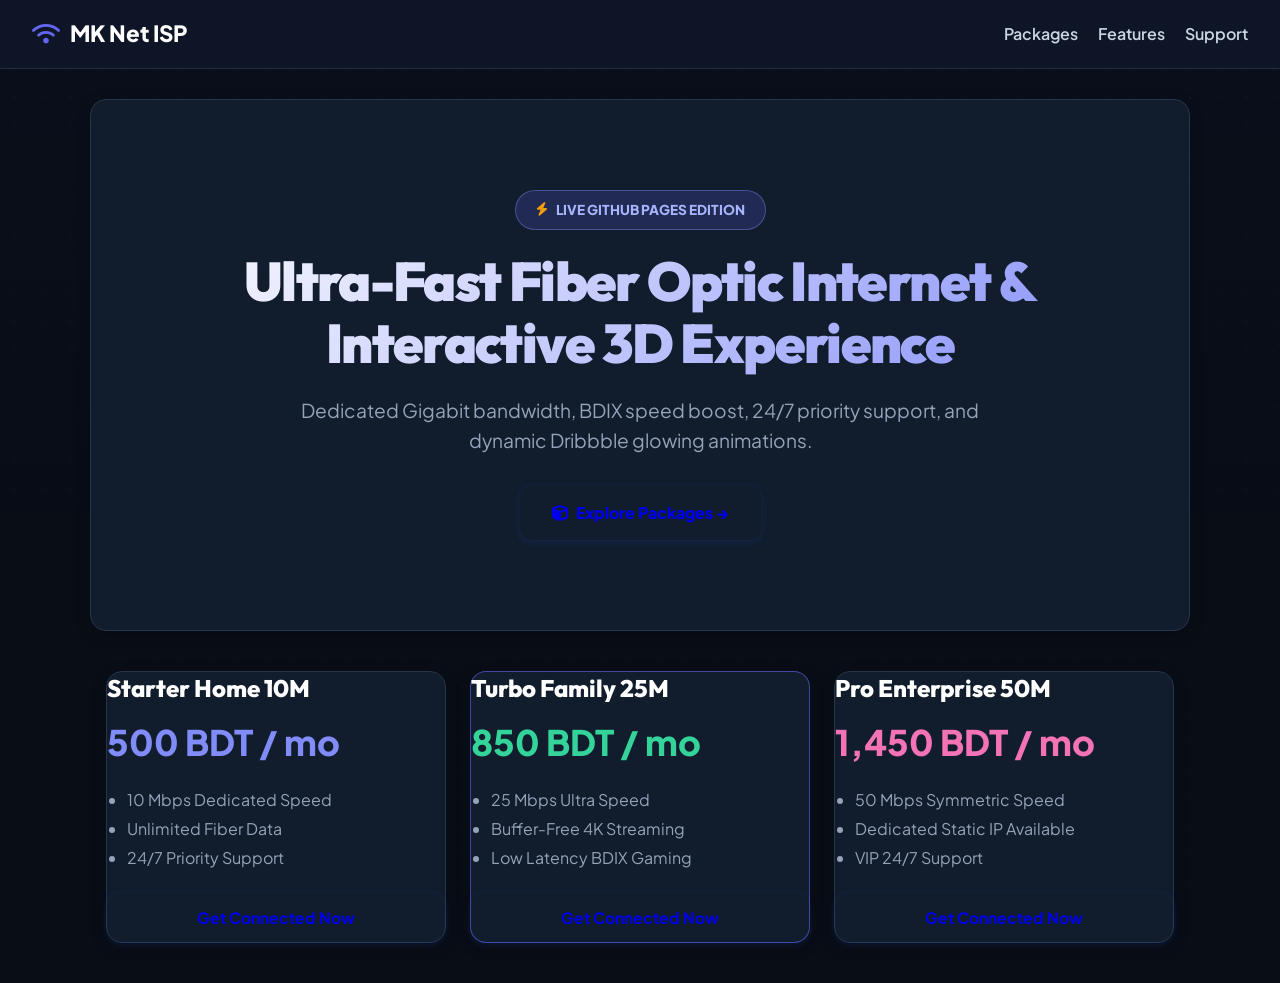
<file: docs/index.html>
<!doctype html>
<html lang="en">
<head>
<meta charset="utf-8">
<meta name="viewport" content="width=device-width,initial-scale=1">
<title>MK Net ISP — Next-Gen 100% Fiber Optic Broadband (GitHub Edition)</title>
<link rel="preconnect" href="https://fonts.googleapis.com">
<link rel="preconnect" href="https://fonts.gstatic.com" crossorigin>
<link href="https://fonts.googleapis.com/css2?family=Outfit:wght@300;400;500;600;700;800;900&family=Plus+Jakarta+Sans:wght@400;500;600;700;800&display=swap" rel="stylesheet">
<link rel="stylesheet" href="https://cdnjs.cloudflare.com/ajax/libs/font-awesome/6.4.0/css/all.min.css">
<link rel="stylesheet" href="../assets/style.css">
<style>
:root {
  --primary-glow: #6366f1;
  --secondary-glow: #8b5cf6;
  --bg-dark: #090d16;
}
body {
  font-family: 'Plus Jakarta Sans', sans-serif;
  background-color: #090d16;
  color: #f8fafc;
  margin: 0;
  padding: 0;
}
.navbar {
  background: rgba(15, 23, 42, 0.85);
  backdrop-filter: blur(16px);
  border-bottom: 1px solid rgba(255, 255, 255, 0.1);
  padding: 16px 32px;
  display: flex;
  justify-content: space-between;
  align-items: center;
  position: sticky;
  top: 0;
  z-index: 100;
}
.hero-box {
  background: linear-gradient(135deg, #090d16 0%, #1e1b4b 50%, #0f172a 100%);
  padding: 90px 24px;
  text-align: center;
  border-radius: 24px;
  margin: 30px auto;
  max-width: 1100px;
  border: 1px solid rgba(99,102,241,0.3);
  box-shadow: 0 25px 60px rgba(0,0,0,0.7);
  position: relative;
  overflow: hidden;
}
.pkg-grid {
  display: grid;
  grid-template-columns: repeat(auto-fit, minmax(300px, 1fr));
  gap: 24px;
  max-width: 1100px;
  margin: 40px auto;
  padding: 0 16px;
}
</style>
</head>
<body>

<div class="ambient-orb-container">
  <div class="ambient-orb orb-1"></div>
  <div class="ambient-orb orb-2"></div>
  <div class="ambient-orb orb-3"></div>
</div>

<header class="navbar">
  <div style="font-size: 1.4rem; font-weight: 900; color: #fff; display: flex; align-items: center; gap: 10px;">
    <i class="fa-solid fa-wifi" style="color: #6366f1;"></i> MK Net ISP
  </div>
  <nav style="display: flex; gap: 20px;">
    <a href="#packages" style="color: #cbd5e1; text-decoration: none; font-weight: 600;">Packages</a>
    <a href="#features" style="color: #cbd5e1; text-decoration: none; font-weight: 600;">Features</a>
    <a href="#support" style="color: #cbd5e1; text-decoration: none; font-weight: 600;">Support</a>
  </nav>
</header>

<div class="hero-box bento-box">
  <span style="display: inline-flex; align-items:center; gap:8px; background: rgba(99,102,241,0.2); border: 1px solid rgba(129,140,248,0.4); color: #a5b4fc; font-weight: 800; font-size: 0.85rem; padding: 8px 20px; border-radius: 30px; text-transform: uppercase; margin-bottom: 20px;">
    <i class="fa-solid fa-bolt" style="color:#f59e0b;"></i> Live GitHub Pages Edition
  </span>
  <h1 style="font-size: 3.2rem; font-weight: 900; margin-bottom: 20px; background: linear-gradient(135deg, #ffffff, #818cf8); -webkit-background-clip: text; -webkit-text-fill-color: transparent;">
    Ultra-Fast Fiber Optic Internet & Interactive 3D Experience
  </h1>
  <p style="font-size: 1.2rem; color: #94a3b8; max-width: 700px; margin: 0 auto 30px;">
    Dedicated Gigabit bandwidth, BDIX speed boost, 24/7 priority support, and dynamic Dribbble glowing animations.
  </p>
  <div style="display: flex; gap: 16px; justify-content: center; flex-wrap: wrap;">
    <a class="btn" href="#packages" style="padding: 14px 32px; border-radius: 12px; font-weight: 800; font-size: 1rem; text-decoration: none;">
      <i class="fa-solid fa-cube"></i> Explore Packages →
    </a>
  </div>
</div>

<div class="pkg-grid" id="packages">
  <div class="bento-box">
    <h3 style="font-size: 1.5rem; margin: 0 0 10px; color: #fff;">Starter Home 10M</h3>
    <div style="font-size: 2.2rem; font-weight: 900; color: #818cf8; margin-bottom: 16px;">500 BDT / mo</div>
    <ul style="color: #94a3b8; line-height: 1.8; margin-bottom: 20px; padding-left: 20px;">
      <li>10 Mbps Dedicated Speed</li>
      <li>Unlimited Fiber Data</li>
      <li>24/7 Priority Support</li>
    </ul>
    <a class="btn" href="#" style="width: 100%; box-sizing: border-box;">Get Connected Now</a>
  </div>

  <div class="bento-box" style="border-color: rgba(99,102,241,0.6) !important;">
    <h3 style="font-size: 1.5rem; margin: 0 0 10px; color: #fff;">Turbo Family 25M</h3>
    <div style="font-size: 2.2rem; font-weight: 900; color: #34d399; margin-bottom: 16px;">850 BDT / mo</div>
    <ul style="color: #94a3b8; line-height: 1.8; margin-bottom: 20px; padding-left: 20px;">
      <li>25 Mbps Ultra Speed</li>
      <li>Buffer-Free 4K Streaming</li>
      <li>Low Latency BDIX Gaming</li>
    </ul>
    <a class="btn btn-success" href="#" style="width: 100%; box-sizing: border-box;">Get Connected Now</a>
  </div>

  <div class="bento-box">
    <h3 style="font-size: 1.5rem; margin: 0 0 10px; color: #fff;">Pro Enterprise 50M</h3>
    <div style="font-size: 2.2rem; font-weight: 900; color: #f472b6; margin-bottom: 16px;">1,450 BDT / mo</div>
    <ul style="color: #94a3b8; line-height: 1.8; margin-bottom: 20px; padding-left: 20px;">
      <li>50 Mbps Symmetric Speed</li>
      <li>Dedicated Static IP Available</li>
      <li>VIP 24/7 Support</li>
    </ul>
    <a class="btn" href="#" style="width: 100%; box-sizing: border-box;">Get Connected Now</a>
  </div>
</div>

<script src="../assets/js/dribbble-3d-motion.js"></script>
</body>
</html>
</file>
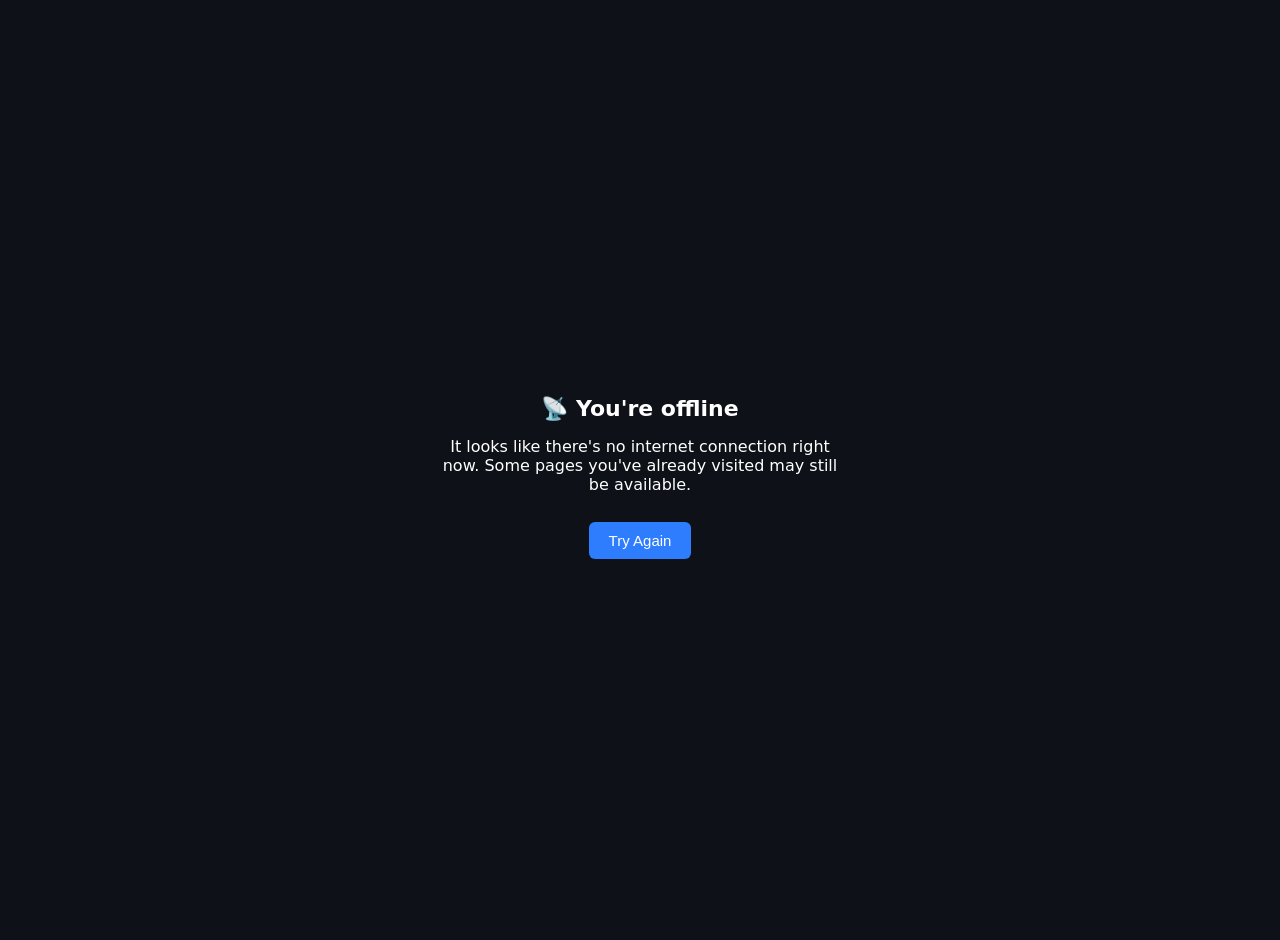
<file: offline.html>
<!doctype html>
<html lang="en">
<head>
  <meta charset="utf-8">
  <meta name="viewport" content="width=device-width,initial-scale=1">
  <title>You're Offline — MK Net</title>
  <style>
    body { font-family: system-ui, -apple-system, sans-serif; background:#0e1117; color:#fff; display:flex; align-items:center; justify-content:center; height:100vh; margin:0; text-align:center; padding:20px; }
    .box { max-width:400px; }
    h1 { font-size:22px; }
    button { background:#2e7dff; color:#fff; border:none; padding:10px 20px; border-radius:6px; font-size:15px; cursor:pointer; margin-top:12px; }
  </style>
</head>
<body>
  <div class="box">
    <h1>📡 You're offline</h1>
    <p>It looks like there's no internet connection right now. Some pages you've already visited may still be available.</p>
    <button onclick="location.reload()">Try Again</button>
  </div>
</body>
</html>
</file>
<file: assets/style.css>
/* ==========================================================================
   MK NET 2.0 SUPREME ENTERPRISE DESIGN SYSTEM & MOTION ENGINE
   Inspired by RLY Network, AltLayer, ChronicleHQ, ChainGPT & Awwwards Standard
   Living Radar Points • Flowing Shimmer Bars • Organic Floats • 320px-4K Matrix
   Micro-Transition & Animation Engine (RLY, AltLayer, ChronicleHQ, ChainGPT)
   ========================================================================== */

/* --- 1. Master Design Tokens & High-Contrast Typography --- */
:root {
  --bg-deep: #060913;
  --bg-card: rgba(15, 23, 42, 0.72);
  --bg-card-hover: rgba(30, 41, 59, 0.82);
  --border-subtle: rgba(255, 255, 255, 0.08);
  --border-glow: rgba(99, 102, 241, 0.5);
  
  --primary-indigo: #6366f1;
  --primary-purple: #8b5cf6;
  --cyber-cyan: #06b6d4;
  --neon-emerald: #10b981;
  --amber-warning: #f59e0b;
  --danger-crimson: #ef4444;
  
  --text-main: #f8fafc;
  --text-muted: #94a3b8;
  --text-dim: #64748b;
  
  --radius-sm: 8px;
  --radius-md: 14px;
  --radius-lg: 20px;
  --radius-xl: 28px;
  --radius-pill: 9999px;
  
  --shadow-subtle: 0 4px 20px -2px rgba(0, 0, 0, 0.4);
  --shadow-elevated: 0 16px 40px -8px rgba(0, 0, 0, 0.65), 0 0 25px rgba(99, 102, 241, 0.2);
  --shadow-glow: 0 0 30px rgba(99, 102, 241, 0.35);
}

*, *::before, *::after {
  box-sizing: border-box;
}

html {
  font-size: 16px;
  scroll-behavior: smooth;
  -webkit-font-smoothing: antialiased;
  -moz-osx-font-smoothing: grayscale;
}

body {
  margin: 0;
  background-color: var(--bg-deep);
  color: var(--text-main);
  font-family: 'Plus Jakarta Sans', -apple-system, BlinkMacSystemFont, 'Segoe UI', Roboto, sans-serif;
  overflow-x: hidden !important;
  max-width: 100% !important;
  position: relative;
  line-height: 1.6;
}

/* Dedicated Fixed Background Layer (Zero Mobile Scroll Repaint Lag) */
body::before {
  content: "";
  position: fixed;
  inset: 0;
  width: 100%;
  height: 100vh;
  background-image: 
    radial-gradient(rgba(255, 255, 255, 0.07) 1px, transparent 1px),
    linear-gradient(180deg, rgba(99, 102, 241, 0.04) 0%, transparent 60%);
  background-size: 28px 28px, 100% 100%;
  pointer-events: none;
  z-index: -1;
  will-change: transform;
}

/* --- 2. Master Responsive Enclosures --- */
.container, .wrap, .main-content, .dashboard-container {
  width: 100% !important;
  max-width: 1280px !important;
  margin: 0 auto !important;
  padding: 24px 20px !important;
  box-sizing: border-box !important;
}

/* Fluid Headings (Zero Mobile Wrapping Blowouts) */
h1, .h1 {
  font-family: 'Outfit', 'Plus Jakarta Sans', sans-serif;
  font-size: clamp(1.85rem, 5.5vw, 3.4rem) !important;
  font-weight: 900 !important;
  line-height: 1.15 !important;
  letter-spacing: -0.03em !important;
  margin-top: 0;
}

h2, .h2 {
  font-family: 'Outfit', 'Plus Jakarta Sans', sans-serif;
  font-size: clamp(1.4rem, 4vw, 2.2rem) !important;
  font-weight: 800 !important;
  line-height: 1.25 !important;
  letter-spacing: -0.02em !important;
  margin-top: 0;
}

h3, .h3 {
  font-family: 'Outfit', 'Plus Jakarta Sans', sans-serif;
  font-size: clamp(1.15rem, 3vw, 1.5rem) !important;
  font-weight: 800 !important;
  line-height: 1.35 !important;
  margin-top: 0;
}

p {
  color: var(--text-muted);
  font-size: 1rem;
  margin-top: 0;
}

/* --- 3. Living Radar Pulse Indicators (Points & Nodes) --- */
@keyframes radarPulseGreen {
  0% { transform: scale(1); box-shadow: 0 0 0 0 rgba(16, 185, 129, 0.7); }
  70% { transform: scale(1.18); box-shadow: 0 0 0 8px rgba(16, 185, 129, 0); }
  100% { transform: scale(1); box-shadow: 0 0 0 0 rgba(16, 185, 129, 0); }
}

@keyframes radarPulseCyan {
  0% { transform: scale(1); box-shadow: 0 0 0 0 rgba(6, 182, 212, 0.7); }
  70% { transform: scale(1.18); box-shadow: 0 0 0 8px rgba(6, 182, 212, 0); }
  100% { transform: scale(1); box-shadow: 0 0 0 0 rgba(6, 182, 212, 0); }
}

@keyframes radarPulseYellow {
  0% { transform: scale(1); box-shadow: 0 0 0 0 rgba(245, 158, 11, 0.7); }
  70% { transform: scale(1.18); box-shadow: 0 0 0 8px rgba(245, 158, 11, 0); }
  100% { transform: scale(1); box-shadow: 0 0 0 0 rgba(245, 158, 11, 0); }
}

@keyframes radarPulseRed {
  0% { transform: scale(1); box-shadow: 0 0 0 0 rgba(239, 68, 68, 0.7); }
  70% { transform: scale(1.18); box-shadow: 0 0 0 8px rgba(239, 68, 68, 0); }
  100% { transform: scale(1); box-shadow: 0 0 0 0 rgba(239, 68, 68, 0); }
}

@keyframes radarPulseIndigo {
  0% { transform: scale(1); box-shadow: 0 0 0 0 rgba(99, 102, 241, 0.7); }
  70% { transform: scale(1.18); box-shadow: 0 0 0 8px rgba(99, 102, 241, 0); }
  100% { transform: scale(1); box-shadow: 0 0 0 0 rgba(99, 102, 241, 0); }
}

.status-dot, .live-dot, .pulse-point, .indicator-dot, .online-dot, .status-indicator, .beacon-node {
  display: inline-block;
  width: 8px;
  height: 8px;
  border-radius: 50%;
  background: var(--neon-emerald);
  animation: radarPulseGreen 2.2s cubic-bezier(0.4, 0, 0.6, 1) infinite;
  vertical-align: middle;
  flex-shrink: 0;
}

.status-pill {
  display: inline-flex;
  align-items: center;
  gap: 7px;
  padding: 5px 14px;
  border-radius: var(--radius-pill);
  font-size: 0.75rem;
  font-weight: 700;
  text-transform: uppercase;
  letter-spacing: 0.5px;
  transition: all 0.25s cubic-bezier(0.16, 1, 0.3, 1);
  backdrop-filter: blur(8px);
}

.status-pill.operational, .status-pill.active, .status-pill.success {
  background: rgba(16, 185, 129, 0.12);
  color: #34d399;
  border: 1px solid rgba(16, 185, 129, 0.3);
}

.status-pill.warning, .status-pill.pending {
  background: rgba(245, 158, 11, 0.12);
  color: #fbbf24;
  border: 1px solid rgba(245, 158, 11, 0.3);
}
.status-pill.warning .status-dot {
  background: var(--amber-warning);
  animation: radarPulseYellow 2.2s cubic-bezier(0.4, 0, 0.6, 1) infinite;
}

.status-pill.danger, .status-pill.suspended, .status-pill.offline {
  background: rgba(239, 68, 68, 0.12);
  color: #f87171;
  border: 1px solid rgba(239, 68, 68, 0.3);
}
.status-pill.danger .status-dot {
  background: var(--danger-crimson);
  animation: radarPulseRed 2.2s cubic-bezier(0.4, 0, 0.6, 1) infinite;
}

.status-pill:hover {
  transform: translateY(-1px);
  filter: brightness(1.15);
}

/* --- 4. Flowing Gradient Shimmer Bars (Progress & Bandwidth) --- */
@keyframes shimmerFlow {
  0% { background-position: -200% 0; }
  100% { background-position: 200% 0; }
}

@keyframes barGlowPulse {
  0%, 100% { opacity: 0.95; filter: brightness(1); }
  50% { opacity: 1; filter: brightness(1.22); }
}

.progress-bar, .meter-bar, .stat-bar-fill, .bandwidth-meter, .bar-fill, .progress > div, .quota-meter-fill, .quota-bar {
  background: linear-gradient(90deg, #6366f1 0%, #a855f7 35%, #06b6d4 70%, #6366f1 100%) !important;
  background-size: 200% 100% !important;
  animation: shimmerFlow 3.5s linear infinite, barGlowPulse 2.5s ease-in-out infinite !important;
  transition: width 0.6s cubic-bezier(0.16, 1, 0.3, 1) !important;
  box-shadow: 0 0 14px rgba(99, 102, 241, 0.45) !important;
  border-radius: 9999px;
  height: 100%;
}

/* --- 5. Organic Floating Animations (Icons, Badges, Features) --- */
@keyframes floatOrganic {
  0%, 100% { transform: translateY(0px) rotate(0deg); }
  50% { transform: translateY(-4px) rotate(1deg); }
}

@keyframes floatOrganicAlt {
  0%, 100% { transform: translateY(0px) rotate(0deg); }
  50% { transform: translateY(-3px) rotate(-1deg); }
}

.float-badge, .floating-icon, .hero-icon-float, .icon-pill, .badge-float, 
.stat-card i.fa-solid:first-child, .bento-box i.fa-solid:first-child, 
.admin-card i.fa-solid:first-child, .feature-card i.fa-solid:first-child,
.card i.fa-solid:first-child, .icon-floating {
  animation: floatOrganic 3.8s ease-in-out infinite;
  display: inline-block;
  will-change: transform;
}

.badge-secondary, .chip-floating, .plan-badge-float {
  animation: floatOrganicAlt 4.4s ease-in-out infinite 0.75s;
  display: inline-block;
  will-change: transform;
}

/* --- 6. Glassmorphic Card Micro-Transitions (Awwwards Standard) --- */
.card, .glass-card, .pkg-card, .stat-card, .admin-card, .bento-box, 
.feature-card, .plan-card, .dashboard-grid > div {
  background: var(--bg-card) !important;
  backdrop-filter: blur(16px) !important;
  -webkit-backdrop-filter: blur(16px) !important;
  border: 1px solid var(--border-subtle) !important;
  border-radius: var(--radius-lg) !important;
  box-shadow: var(--shadow-subtle) !important;
  transition: transform 0.28s cubic-bezier(0.16, 1, 0.3, 1),
              border-color 0.28s cubic-bezier(0.16, 1, 0.3, 1),
              box-shadow 0.28s cubic-bezier(0.16, 1, 0.3, 1),
              background-color 0.28s cubic-bezier(0.16, 1, 0.3, 1) !important;
  will-change: transform, box-shadow;
}

.card:hover, .glass-card:hover, .pkg-card:hover, .stat-card:hover, 
.admin-card:hover, .bento-box:hover, .feature-card:hover, .plan-card:hover, 
.dashboard-grid > div:hover {
  transform: translateY(-3px) !important;
  border-color: var(--border-glow) !important;
  box-shadow: var(--shadow-elevated) !important;
}

/* Grid Containers Remain Rock Steady */
.grid, .grid-2, .grid-3, .grid-4, .dashboard-grid, .packages-grid, .hero {
  transform: none !important;
}

/* --- 7. Buttons & Interactive Tactile Controls --- */
button, a, input[type="submit"], input[type="button"], select, 
.btn, .chip, .badge, .status-pill, .nav-link, .menu-item, [role="button"], [onclick] {
  cursor: pointer !important;
}

.btn, button.btn, input[type="submit"], a.btn, .action-btn {
  display: inline-flex;
  align-items: center;
  justify-content: center;
  gap: 8px;
  min-height: 44px;
  padding: 12px 24px;
  border-radius: var(--radius-md);
  font-weight: 700;
  font-size: 0.98rem;
  text-decoration: none;
  border: none;
  transition: filter 0.18s cubic-bezier(0.16, 1, 0.3, 1),
              box-shadow 0.18s cubic-bezier(0.16, 1, 0.3, 1),
              background 0.18s cubic-bezier(0.16, 1, 0.3, 1),
              border-color 0.18s cubic-bezier(0.16, 1, 0.3, 1),
              transform 0.1s ease !important;
}

.btn:hover, button.btn:hover, input[type="submit"]:hover, a.btn:hover, .action-btn:hover {
  filter: brightness(1.12) !important;
  box-shadow: 0 8px 24px rgba(99, 102, 241, 0.45) !important;
}

.btn:active, button.btn:active, input[type="submit"]:active, a.btn:active, .action-btn:active, [role="button"]:active {
  transform: scale(0.97) !important;
}

/* Form Input Interactive Focus Glow */
input[type="text"], input[type="email"], input[type="password"], input[type="number"], 
input[type="search"], textarea, select, .input {
  width: 100%;
  padding: 12px 16px;
  border-radius: var(--radius-md);
  border: 1px solid var(--border-subtle);
  background: rgba(11, 15, 25, 0.85);
  color: var(--text-main);
  font-family: inherit;
  font-size: 0.95rem;
  transition: border-color 0.2s ease, box-shadow 0.2s ease, background 0.2s ease !important;
}

input:focus, textarea:focus, select:focus, .input:focus {
  outline: none !important;
  border-color: var(--primary-indigo) !important;
  box-shadow: 0 0 0 3px rgba(99, 102, 241, 0.3) !important;
}

/* --- 8. Table Dynamic Data Grid (Dark-Mode Modern Fintech) --- */
table, .table {
  width: 100% !important;
  border-collapse: collapse !important;
  font-variant-numeric: tabular-nums;
}

th, .table th {
  background: #0b0f19 !important;
  color: var(--text-muted) !important;
  font-size: 0.72rem !important;
  text-transform: uppercase !important;
  letter-spacing: 0.08em !important;
  font-weight: 800 !important;
  padding: 14px 16px !important;
  border-bottom: 2px solid rgba(255, 255, 255, 0.08) !important;
  text-align: left;
}

td, .table td {
  padding: 14px 16px !important;
  border-bottom: 1px solid rgba(255, 255, 255, 0.06) !important;
  color: #cbd5e1;
  font-size: 0.92rem;
}

table tbody tr, .table tbody tr {
  transition: background-color 0.2s cubic-bezier(0.16, 1, 0.3, 1),
              box-shadow 0.2s cubic-bezier(0.16, 1, 0.3, 1) !important;
}

table tbody tr:hover td, .table tbody tr:hover td {
  background-color: rgba(99, 102, 241, 0.08) !important;
}

table tbody tr:hover, .table tbody tr:hover {
  box-shadow: inset 3px 0 0 var(--primary-indigo) !important;
}

/* Universal Table Horizontal Scroll Auto-Containment */
.table-responsive, .table-container, .table-wrap {
  width: 100% !important;
  max-width: 100% !important;
  overflow-x: auto !important;
  -webkit-overflow-scrolling: touch !important;
  margin-bottom: 16px;
  border-radius: var(--radius-md);
  border: 1px solid var(--border-subtle);
  background: rgba(11, 15, 25, 0.5);
}

/* --- 9. Complete Universal Responsive Matrix (320px to 4K) --- */
/* Global Fluid Scaling & Anti-Overflow Protection */
html, body {
  width: 100% !important;
  max-width: 100% !important;
  overflow-x: hidden !important;
  -webkit-text-size-adjust: 100%;
}

*, *::before, *::after {
  box-sizing: border-box !important;
}

/* Fluid Media - Never Exceed Container */
img, video, iframe, canvas, svg, embed, object {
  max-width: 100% !important;
  height: auto;
  box-sizing: border-box;
}

/* Zero Text Overlap & Safe Wrapping */
h1, h2, h3, h4, h5, h6, p, a, span, label, td, th, li {
  overflow-wrap: break-word !important;
  word-wrap: break-word !important;
}

/* Tablet & iPad Landscape (<= 1024px) */
@media (max-width: 1024px) {
  .grid { grid-template-columns: repeat(2, 1fr) !important; }
  .dashboard-grid { grid-template-columns: 1fr !important; }
}

/* Tablets & Mobile Devices (<= 768px) */
@media (max-width: 768px) {
  .container, .wrap, .main-content, .dashboard-container, .paybill-page {
    padding-left: 16px !important;
    padding-right: 16px !important;
    width: 100% !important;
    max-width: 100% !important;
  }

  /* Automatically collapse all multi-column grids to fluid 1fr cards */
  .grid, .grid-2, .grid-3, .grid-4, .dashboard-grid, .packages-grid, .cards-grid,
  .stats-grid, .footer-grid, [style*="grid-template-columns"] {
    grid-template-columns: 1fr !important;
    gap: 16px !important;
  }

  /* Form columns collapse cleanly */
  form [style*="grid-template-columns"] {
    grid-template-columns: 1fr !important;
    gap: 12px !important;
  }

  /* Prevent iOS Safari Forced Auto-Zoom (Font size >= 16px) */
  input[type="text"], input[type="email"], input[type="password"], 
  input[type="number"], input[type="search"], input[type="tel"], 
  textarea, select, .input {
    font-size: 16px !important;
    min-height: 48px !important;
  }

  /* Touch-Friendly Target Sizes (>= 48px) */
  button, .btn, a.btn, input[type="submit"], input[type="button"], select,
  .site-header nav a, .mobile-nav-toggle, #siteThemeToggleBtn, #mknetAssistantToggle {
    min-height: 48px !important;
  }

  /* Mobile Responsive Tables (Zero Horizontal Body Scroll) */
  table, .table {
    display: block !important;
    width: 100% !important;
    max-width: 100% !important;
    overflow-x: auto !important;
    -webkit-overflow-scrolling: touch !important;
    white-space: nowrap !important;
  }

  /* Lighten GPU Blur Overhead on Mobile */
  .card, .glass-card, .pkg-card, .stat-card {
    backdrop-filter: blur(8px) !important;
    -webkit-backdrop-filter: blur(8px) !important;
  }

  .modal-content {
    width: 95% !important;
    max-height: 88vh !important;
    overflow-y: auto !important;
    padding: 16px !important;
  }
}

/* Compact Mobile Screens (<= 480px) */
@media (max-width: 480px) {
  .container, .wrap, .main-content, .dashboard-container {
    padding-left: 12px !important;
    padding-right: 12px !important;
  }

  /* Hero Section Fluid Adaptation */
  .hero-3d-wrapper {
    padding: clamp(36px, 8vw, 60px) clamp(12px, 4vw, 20px) !important;
    margin-bottom: 24px !important;
  }

  /* Full-Width Touch Buttons for Primary Actions */
  .hero-3d-wrapper .btn, form .btn:not(.btn-inline):not(.btn-sm), 
  .btn-block, .pkg-card .btn, .card > .btn {
    width: 100% !important;
  }

  .stat-card, .admin-card, .bento-box, .card {
    padding: 16px 14px !important;
  }

  .status-pill {
    padding: 4px 10px !important;
    font-size: 0.72rem !important;
  }

  /* Responsive Voice Assistant Panel on Mobile */
  #mknetAssistant {
    bottom: 14px !important;
    right: 14px !important;
  }
  #mknetAssistantToggle {
    width: 54px !important;
    height: 54px !important;
    font-size: 20px !important;
  }
  #mknetAssistantPanel {
    position: fixed !important;
    bottom: 78px !important;
    left: 10px !important;
    right: 10px !important;
    width: auto !important;
    max-width: calc(100vw - 20px) !important;
    max-height: 72vh !important;
  }
}

/* Ultra-Compact Screens (<= 360px - iPhone SE 1st Gen & Narrow Androids) */
@media (max-width: 360px) {
  h1, .h1 { font-size: 1.65rem !important; }
  h2, .h2 { font-size: 1.3rem !important; }
  h3, .h3 { font-size: 1.1rem !important; }
  .btn, a.btn { padding: 10px 14px !important; font-size: 0.9rem !important; }
}

/* --- 10. Reduced Motion Support/* --- 10. Reduced Motion Support for Accessibility --- */
@media (prefers-reduced-motion: reduce) {
  *, *::before, *::after {
    animation-duration: 0.01ms !important;
    animation-iteration-count: 1 !important;
    transition-duration: 0.01ms !important;
  }
}

/* MKNET RESPONSIVE FOUNDATION — 2026-11 */
/* Mobile-first responsive layer shared by public pages and customer portal. */
:root {
  --mknet-content-width: 1320px;
  --mknet-gutter: clamp(14px, 3vw, 28px);
  --mknet-control-height: 46px;
}

html {
  width: 100%;
  max-width: 100%;
  overflow-x: clip !important;
  scroll-behavior: smooth;
}
body {
  width: 100%;
  max-width: 100%;
  overflow-x: clip !important;
}
*, *::before, *::after { box-sizing: border-box; }

img, picture, video, svg {
  max-width: 100%;
  height: auto;
}
iframe, canvas { max-width: 100%; }
main, section, article, aside, .container, .card, .bento-box,
.grid > *, .packages-grid > *, .stats-grid > *, .cards-grid > * {
  min-width: 0;
}
.container {
  width: 100%;
  max-width: var(--mknet-content-width);
  padding-inline: var(--mknet-gutter);
}
main.container { margin-inline: auto; }
h1, h2, h3, h4, p, li, td, th, label, .card, .bento-box {
  overflow-wrap: anywhere;
}
h1 { font-size: clamp(1.8rem, 4vw, 3.1rem); line-height: 1.12; }
h2 { font-size: clamp(1.45rem, 3vw, 2.2rem); line-height: 1.2; }
h3 { font-size: clamp(1.1rem, 2.2vw, 1.5rem); line-height: 1.3; }

/* Flexible grids: preserve columns while there is room, stack when needed. */
.grid, .packages-grid, .cards-grid, .stats-grid, .dashboard-grid,
.feature-grid, .bento-grid, .footer-grid {
  min-width: 0;
  grid-template-columns: repeat(auto-fit, minmax(min(100%, 15rem), 1fr));
}
.grid > *, .packages-grid > *, .cards-grid > *, .stats-grid > *,
.dashboard-grid > *, .feature-grid > *, .bento-grid > * {
  min-width: 0;
  max-width: 100%;
}
.hero {
  min-width: 0;
  grid-template-columns: repeat(2, minmax(0, 1fr));
}
.actions, .form-actions, .button-group, .toolbar, .filter-row {
  display: flex;
  flex-wrap: wrap;
  align-items: center;
  gap: 10px;
  min-width: 0;
}
.tabs, .nav-tabs, .tab-list {
  display: flex;
  flex-wrap: nowrap;
  gap: 8px;
  max-width: 100%;
  min-width: 0;
  overflow-x: auto;
  overscroll-behavior-inline: contain;
  -webkit-overflow-scrolling: touch;
  scrollbar-width: thin;
}
.tabs > *, .nav-tabs > *, .tab-list > * { flex: 0 0 auto; }

button, .btn, a.btn, .action-btn, input[type="submit"],
input[type="button"], input[type="reset"], select {
  max-width: 100%;
  min-height: var(--mknet-control-height);
  touch-action: manipulation;
}
button, .btn, a.btn, .action-btn {
  white-space: normal;
  overflow-wrap: anywhere;
}
input, select, textarea {
  min-width: 0;
  max-width: 100%;
  font-size: 16px;
}
textarea { min-height: 110px; resize: vertical; }
:focus-visible {
  outline: 3px solid rgba(99, 102, 241, .75);
  outline-offset: 2px;
}

/* Tables scroll inside their own region rather than widening the whole page. */
.table-responsive, .table-scroll, [data-table-scroll] {
  display: block;
  width: 100%;
  max-width: 100%;
  min-width: 0;
  overflow-x: auto;
  overscroll-behavior-inline: contain;
  -webkit-overflow-scrolling: touch;
  scrollbar-width: thin;
}
.table-responsive > table, .table-scroll > table, [data-table-scroll] > table {
  display: table;
  overflow: visible;
  width: max-content;
  min-width: 100%;
  max-width: none;
  border-collapse: collapse;
}
pre, .code-block {
  max-width: 100%;
  overflow: auto;
  overscroll-behavior-inline: contain;
}
iframe { width: 100%; }

/* Calm, consistent interactions: no layout-jumping hover effects. */
.card, .pkg-card, .stat-card, .admin-card, .bento-box,
.grid > div, .btn, button, a.btn, .action-btn, nav a, input, select, textarea {
  transition: border-color .18s ease, background-color .18s ease,
              box-shadow .18s ease, color .18s ease;
}
.card:hover, .pkg-card:hover, .stat-card:hover, .admin-card:hover,
.bento-box:hover, .grid > div:hover {
  transform: none !important;
  box-shadow: 0 10px 28px rgba(0,0,0,.18);
}
.btn:hover, button:hover, a.btn:hover, .action-btn:hover,
input[type="submit"]:hover, input[type="button"]:hover {
  transform: none !important;
  filter: brightness(1.06);
}
.btn i, button i, a.btn i, .action-btn i,
.btn:hover i, button:hover i, a.btn:hover i, .action-btn:hover i {
  transform: none !important;
}
.btn::before, button::before, a.btn::before, .action-btn::before,
input[type="submit"]::before {
  pointer-events: none;
}

/* Breakpoints */
@media (max-width: 1100px) {
  .container { padding-inline: clamp(14px, 2.5vw, 24px); }
  .hero { gap: clamp(14px, 2.5vw, 24px); }
}
@media (max-width: 768px) {
  .hero { grid-template-columns: minmax(0, 1fr); text-align: center; }
  .grid, .packages-grid, .cards-grid, .stats-grid, .dashboard-grid,
  .feature-grid, .bento-grid, .footer-grid {
    grid-template-columns: minmax(0, 1fr);
  }
  .container { padding-inline: 14px; }
  .btn { width: auto; max-width: 100%; margin-bottom: 0; }
  .site-footer { padding: 36px 16px 22px !important; }
  .modal-content, .modal-dialog {
    width: min(94vw, 640px) !important;
    max-width: 94vw !important;
    max-height: 88dvh;
    overflow: auto;
  }
}
@media (max-width: 480px) {
  :root { --mknet-gutter: 12px; }
  .container { padding-inline: 12px; }
  h1 { font-size: clamp(1.65rem, 8vw, 2.1rem); }
  .card, .bento-box { padding: 16px !important; border-radius: 14px !important; }
  .actions, .form-actions, .button-group { align-items: stretch; }
  .actions > .btn, .form-actions > .btn, .button-group > .btn { flex: 1 1 100%; }
  .table-responsive { margin-inline: 0; }
}
@media (max-width: 360px) {
  body { font-size: 14px; }
  .container { padding-inline: 10px; }
  .btn, button { padding-inline: 12px; }
}
@media (prefers-reduced-motion: reduce) {
  html { scroll-behavior: auto; }
  *, *::before, *::after {
    animation-duration: .01ms !important;
    animation-iteration-count: 1 !important;
    transition-duration: .01ms !important;
    scroll-behavior: auto !important;
  }
}


/* MKNET VISUAL REFINEMENT — restrained, readable, brand-led UI */
:root {
  --bg-deep: #0b1220;
  --bg-card: #111c2c;
  --bg-card-hover: #162338;
  --border-subtle: #26364b;
  --border-glow: rgba(59, 130, 246, .34);
  --primary-indigo: #3b82f6;
  --primary-purple: #64748b;
  --cyber-cyan: #0ea5e9;
  --text-main: #e8eef6;
  --text-muted: #a8b5c7;
  --text-dim: #78889d;
  --shadow-subtle: 0 4px 16px rgba(0, 0, 0, .18);
  --shadow-elevated: 0 12px 28px rgba(0, 0, 0, .24);
  --shadow-glow: none;
}
body::before {
  background-image:
    radial-gradient(rgba(148, 163, 184, .035) 1px, transparent 1px),
    linear-gradient(180deg, rgba(59, 130, 246, .025), transparent 62%);
  will-change: auto;
}
.card, .glass-card, .pkg-card, .stat-card, .admin-card, .bento-box,
.feature-card, .plan-card, .dashboard-grid > div {
  background: #111c2c !important;
  backdrop-filter: none !important;
  -webkit-backdrop-filter: none !important;
  border: 1px solid #26364b !important;
  border-radius: 16px !important;
  box-shadow: 0 4px 16px rgba(0, 0, 0, .18) !important;
  transition: border-color .18s ease, background-color .18s ease,
              box-shadow .18s ease !important;
  will-change: auto !important;
}
.card:hover, .glass-card:hover, .pkg-card:hover, .stat-card:hover,
.admin-card:hover, .bento-box:hover, .feature-card:hover, .plan-card:hover,
.dashboard-grid > div:hover {
  transform: none !important;
  background: #162338 !important;
  border-color: rgba(96, 165, 250, .42) !important;
  box-shadow: 0 8px 22px rgba(0, 0, 0, .22) !important;
}
.btn, button.btn, input[type="submit"], a.btn, .action-btn {
  box-shadow: 0 2px 8px rgba(37, 99, 235, .18);
  transition: background-color .18s ease, border-color .18s ease,
              color .18s ease, box-shadow .18s ease, filter .18s ease !important;
}
.btn:hover, button.btn:hover, input[type="submit"]:hover,
a.btn:hover, .action-btn:hover {
  filter: brightness(1.05) !important;
  box-shadow: 0 4px 12px rgba(37, 99, 235, .24) !important;
  transform: none !important;
}
.btn::before, button.btn::before, input[type="submit"]::before,
a.btn::before, .action-btn::before {
  animation: none !important;
  opacity: 0 !important;
}
.status-pill:hover, .badge:hover { transform: none !important; }
.float-badge, .floating-icon, .hero-icon-float, .icon-pill, .badge-float,
.stat-card i.fa-solid:first-child, .bento-box i.fa-solid:first-child,
.admin-card i.fa-solid:first-child, .feature-card i.fa-solid:first-child,
.card i.fa-solid:first-child, .icon-floating, .badge-secondary,
.chip-floating, .plan-badge-float {
  animation: none !important;
  will-change: auto !important;
}
.fab-float, .chatbot-trigger, .voice-fab {
  animation: none !important;
}
.progress-bar, .meter-bar, .stat-bar-fill, .bandwidth-meter,
.bar-fill, .progress > div, .quota-meter-fill, .quota-bar {
  animation: none !important;
  box-shadow: none !important;
  transition: width .28s ease, background-color .18s ease !important;
}
table tbody tr:hover td, .table tbody tr:hover td {
  background-color: rgba(59, 130, 246, .055) !important;
}
:focus-visible {
  outline: 3px solid rgba(96, 165, 250, .78) !important;
  outline-offset: 2px !important;
}
@media (prefers-reduced-motion: reduce) {
  html { scroll-behavior: auto !important; }
  *, *::before, *::after {
    animation: none !important;
    transition-duration: .01ms !important;
  }
}
</file>
